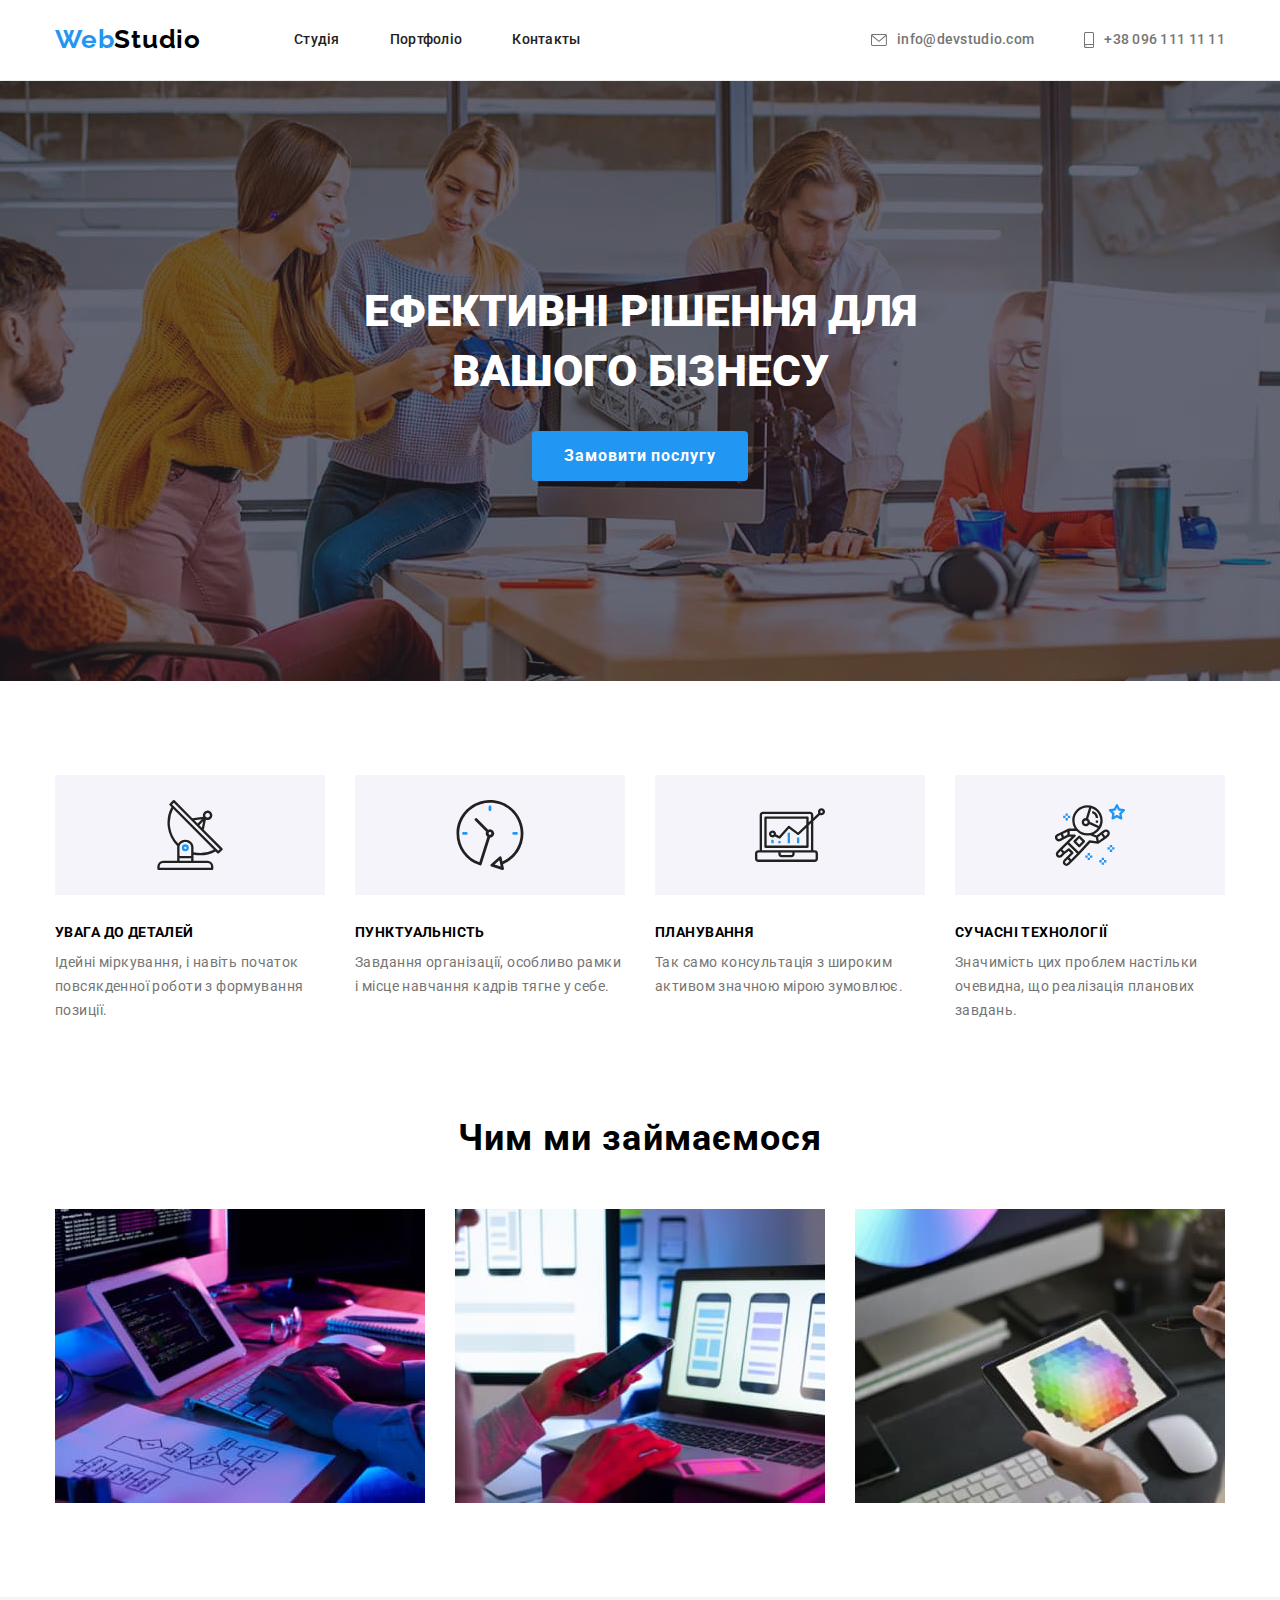
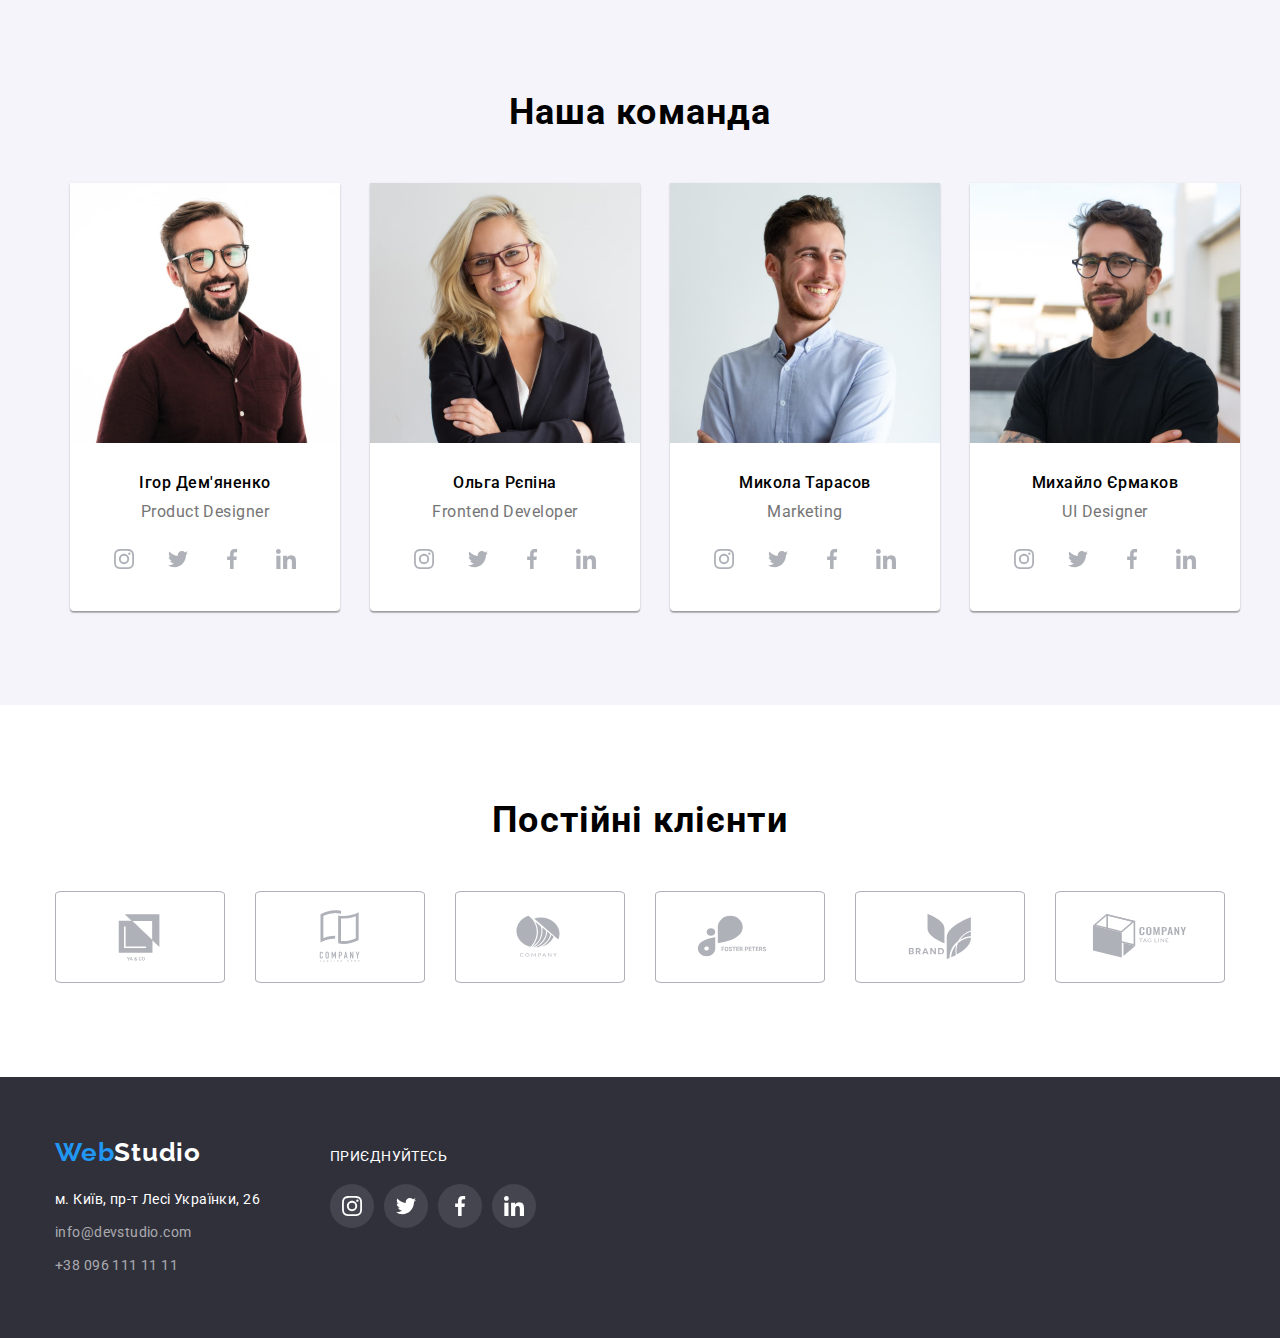
<file: index.html>
<!DOCTYPE html>
<html lang="uk">
  <head>
    <meta charset="UTF-8" />
    <meta http-equiv="X-UA-Compatible" content="IE=edge" />
    <meta name="viewport" content="width=device-width, initial-scale=1.0" />
    <title>WebStudio</title>
    <link rel="preconnect" href="https://fonts.googleapis.com" />
    <link rel="preconnect" href="https://fonts.gstatic.com" crossorigin />
    <link
      href="https://fonts.googleapis.com/css2?family=Oleo+Script&family=Raleway:wght@700&family=Roboto:wght@400;500;700;900&display=swap"
      rel="stylesheet"
    />
    <link
      rel="stylesheet"
      href="https://cdnjs.cloudflare.com/ajax/libs/modern-normalize/0.6.0/modern-normalize.min.css"
    />
    <link rel="stylesheet" href="CSS/styles.css" />
  </head>
  <body>
    <header class="web-header">
      <div class="container page-hader-cont">
        <nav class="nav-container">
          <a href="./index.html " class="logo">
            <span class="web">Web</span>Studio</a
          >

          <ul class="header-link-cont">
            <li class="header-link">
              <a href="./index.html" class="link">Студія</a>
            </li>
            <li class="header-link">
              <a href="./portfolio.html" class="link">Портфоліо</a>
            </li>
            <li class="header-link">
              <a href="" class="link">Контакты</a>
            </li>
          </ul>
        </nav>

        <ul class="contact">
          <li class="contact-link">
            <a class="contact-link-contact" href="mailtu:info@devstudio.com"
              ><svg class="icon-envelope" width="16px" height="12px">
                <use href="./images/SVG/symbol-defs.svg#icon-envelope"></use>
              </svg>
              info@devstudio.com</a
            >
          </li>
          <li class="contact-link">
            <a class="contact-link-contact" href="tel:+380961111111"
              ><svg class="icon-envelope" width="10px" height="16px">
                <use href="./images/SVG/symbol-defs.svg#icon-smartphone"></use>
              </svg>
              +38 096 111 11 11</a
            >
          </li>
        </ul>
      </div>
    </header>

    <main>
      <section class="hero">
        <div class="container">
          <h1 class="hero-h">Ефективні рішення для вашого бізнесу</h1>

          <button type="button" class="hero-order">Замовити послугу</button>
        </div>
      </section>

      <section class="feature">
        <div class="container">
          <ul class="feature-ul">
            <li class="feature-li">
              <div class="details">
                <svg height="70px" width="70px">
                  <use href="./images/SVG/symbol-defs.svg#icon-antenna1"></use>
                </svg>
              </div>

              <h2 class="feature-h">УВАГА ДО ДЕТАЛЕЙ</h2>
              <p class="feature-description">
                Ідейні міркування, і навіть початок повсякденної роботи з
                формування позиції.
              </p>
            </li>
            <li class="feature-li">
              <div class="details">
                <svg height="70px" width="70px">
                  <use href="./images/SVG/symbol-defs.svg#icon-clock1"></use>
                </svg>
              </div>

              <h2 class="feature-h">ПУНКТУАЛЬНІСТЬ</h2>
              <p class="feature-description">
                Завдання організації, особливо рамки і місце навчання кадрів
                тягне у себе.
              </p>
            </li>
            <li class="feature-li">
              <div class="details">
                <svg height="70px" width="70px">
                  <use
                    href="./images/SVG/symbol-defs.svg#icon-diagram1"
                    height="70px"
                    width="70px"
                  ></use>
                </svg>
              </div>

              <h2 class="feature-h">ПЛАНУВАННЯ</h2>
              <p class="feature-description">
                Так само консультація з широким активом значною мірою зумовлює.
              </p>
            </li>
            <li class="feature-li">
              <div class="details">
                <svg height="70px" width="70px">
                  <use href="./images/SVG/symbol-defs.svg#icon-astronaut"></use>
                </svg>
              </div>

              <h2 class="feature-h">СУЧАСНІ ТЕХНОЛОГІЇ</h2>
              <p class="feature-description">
                Значимість цих проблем настільки очевидна, що реалізація
                планових завдань.
              </p>
            </li>
          </ul>
        </div>
      </section>
      <section class="doing">
        <div class="container">
          <h2 class="about-us">Чим ми займаємося</h2>

          <ul class="about-us-poto">
            <li class="poto">
              <img src="./images/box1.jpg" alt="" width="370" height="294" />
            </li>
            <li class="poto">
              <img src="./images/box2.jpg" alt="" width="370" height="294" />
            </li>
            <li class="poto">
              <img src="./images/box3.jpg" alt="" width="370" height="294" />
            </li>
          </ul>
        </div>
      </section>
      <section class="comands">
        <div class="container">
          <h2 class="about-us">Наша команда</h2>
          <div class="container">
            <ul class="about-us-ul">
              <li class="about-us-li">
                <img
                  src="./images/IgorDemyanenco.jpg"
                  alt="Ігор Дем'яненко Фото"
                  width="270"
                />
                <h3 class="comand">Ігор Дем'яненко</h3>
                <p class="comand-p">Product Designer</p>
                <ul class="social-networks-list">
                  <li class="social-comand social">
                    <a href="" class="social-link social-link-comand">
                      <svg class="icon-networks icon-comand">
                        <use
                          href="./images/SVG/symbol-defs.svg#icon-instagram"
                        ></use>
                      </svg>
                    </a>
                  </li>
                  <li class="social-comand social">
                    <a class="social-link social-link-comand" href="">
                      <svg class="icon-networks icon-comand">
                        <use
                          href="./images/SVG/symbol-defs.svg#icon-twitter"
                        ></use>
                      </svg>
                    </a>
                  </li>
                  <li class="social-comand social">
                    <a class="social-link social-link-comand" href="">
                      <svg class="icon-networks icon-comand">
                        <use
                          href="./images/SVG/symbol-defs.svg#icon-facebook"
                        ></use>
                      </svg>
                    </a>
                  </li>
                  <li class="social-comand social">
                    <a class="social-link social-link-comand" href="">
                      <svg class="icon-networks icon-comand">
                        <use
                          href="./images/SVG/symbol-defs.svg#icon-linkedin"
                        ></use>
                      </svg>
                    </a>
                  </li>
                </ul>
              </li>
              <li class="about-us-li">
                <img
                  src="./images/OlgaRepina.jpg"
                  alt="Ольга Рєпіна Фото"
                  width="270"
                />

                <h3 class="comand">Ольга Рєпіна</h3>
                <p class="comand-p">Frontend Developer</p>
                <ul class="social-networks-list">
                  <li class="social-comand social">
                    <a href="" class="social-link social-link-comand">
                      <svg class="icon-networks icon-comand">
                        <use
                          href="./images/SVG/symbol-defs.svg#icon-instagram"
                        ></use>
                      </svg>
                    </a>
                  </li>
                  <li class="social-comand social">
                    <a class="social-link social-link-comand" href="">
                      <svg class="icon-networks icon-comand">
                        <use
                          href="./images/SVG/symbol-defs.svg#icon-twitter"
                        ></use>
                      </svg>
                    </a>
                  </li>
                  <li class="social-comand social">
                    <a class="social-link social-link-comand" href="">
                      <svg class="icon-networks icon-comand">
                        <use
                          href="./images/SVG/symbol-defs.svg#icon-facebook"
                        ></use>
                      </svg>
                    </a>
                  </li>
                  <li class="social-comand social">
                    <a class="social-link social-link-comand" href="">
                      <svg class="icon-networks icon-comand">
                        <use
                          href="./images/SVG/symbol-defs.svg#icon-linkedin"
                        ></use>
                      </svg>
                    </a>
                  </li>
                </ul>
              </li>
              <li class="about-us-li">
                <img
                  src="./images/NicolayTarasow.jpg"
                  alt="Микола Тарасов Фото"
                  width="270"
                />
                <h3 class="comand">Микола Тарасов</h3>
                <p class="comand-p">Marketing</p>
                <ul class="social-networks-list">
                  <li class="social-comand social">
                    <a href="" class="social-link social-link-comand">
                      <svg class="icon-networks icon-comand">
                        <use
                          href="./images/SVG/symbol-defs.svg#icon-instagram"
                        ></use>
                      </svg>
                    </a>
                  </li>
                  <li class="social-comand social">
                    <a class="social-link social-link-comand" href="">
                      <svg class="icon-networks icon-comand">
                        <use
                          href="./images/SVG/symbol-defs.svg#icon-twitter"
                        ></use>
                      </svg>
                    </a>
                  </li>
                  <li class="social-comand social">
                    <a class="social-link social-link-comand" href="">
                      <svg class="icon-networks icon-comand">
                        <use
                          href="./images/SVG/symbol-defs.svg#icon-facebook"
                        ></use>
                      </svg>
                    </a>
                  </li>
                  <li class="social-comand social">
                    <a class="social-link social-link-comand" href="">
                      <svg class="icon-networks icon-comand">
                        <use
                          href="./images/SVG/symbol-defs.svg#icon-linkedin"
                        ></use>
                      </svg>
                    </a>
                  </li>
                </ul>
              </li>
              <li class="about-us-li">
                <img
                  src="./images/MihailErmacow.jpg"
                  alt="Михайло Єрмаков Фото"
                  width="270"
                />
                <h3 class="comand">Михайло Єрмаков</h3>
                <p class="comand-p">UI Designer</p>
                <ul class="social-networks-list">
                  <li class="social-comand social">
                    <a href="" class="social-link social-link-comand">
                      <svg class="icon-networks icon-comand">
                        <use
                          href="./images/SVG/symbol-defs.svg#icon-instagram"
                        ></use>
                      </svg>
                    </a>
                  </li>
                  <li class="social-comand social">
                    <a class="social-link social-link-comand" href="">
                      <svg class="icon-networks icon-comand">
                        <use
                          href="./images/SVG/symbol-defs.svg#icon-twitter"
                        ></use>
                      </svg>
                    </a>
                  </li>
                  <li class="social-comand social">
                    <a class="social-link social-link-comand" href="">
                      <svg class="icon-networks icon-comand">
                        <use
                          href="./images/SVG/symbol-defs.svg#icon-facebook"
                        ></use>
                      </svg>
                    </a>
                  </li>
                  <li class="social-comand social">
                    <a class="social-link social-link-comand" href="">
                      <svg class="icon-networks icon-comand">
                        <use
                          href="./images/SVG/symbol-defs.svg#icon-linkedin"
                        ></use>
                      </svg>
                    </a>
                  </li>
                </ul>
              </li>
            </ul>
          </div>
        </div>
      </section>
      <section class="regular-customers">
        <div class="container">
          <h2 class="clients about-us">Постійні клієнти</h2>
          <ul class="client-list">
            <li class="client">
              <a href="" class="icon-klient-list">
                <svg class="icon-klient">
                  <use href="./images/SVG/symbol-defs.svg#icon-Client1"></use>
                </svg>
              </a>
            </li>

            <li class="client">
              <a href="" class="icon-klient-list">
                <svg class="icon-klient">
                  <use href="./images/SVG/symbol-defs.svg#icon-Client2"></use>
                </svg>
              </a>
            </li>
            <li class="client">
              <a href="" class="icon-klient-list">
                <svg class="icon-klient">
                  <use href="./images/SVG/symbol-defs.svg#icon-Client3"></use>
                </svg>
              </a>
            </li>
            <li class="client">
              <a href="" class="icon-klient-list">
                <svg class="icon-klient">
                  <use href="./images/SVG/symbol-defs.svg#icon-Client4"></use>
                </svg>
              </a>
            </li>
            <li class="client">
              <a href="" class="icon-klient-list">
                <svg class="icon-klient">
                  <use href="./images/SVG/symbol-defs.svg#icon-Client5"></use>
                </svg>
              </a>
            </li>
            <li class="client">
              <a href="" class="icon-klient-list">
                <svg class="icon-klient">
                  <use href="./images/SVG/symbol-defs.svg#icon-Client6"></use>
                </svg>
              </a>
            </li>
          </ul>
        </div>
      </section>
    </main>
    <footer class="footer">
      <div class="container container-footer">
        <div class="footer-cont">
          <a href="./index.html " class="logo footer-logo">
            <span class="web">Web</span><span class="studio">Studio</span></a
          >

          <address class="footer-block">
            <ul class="link-footer">
              <li>
                <a
                  href="https://goo.gl/maps/ACZNKpHMxKwvgp7U7"
                  target="_blank"
                  class="link-maps"
                  >м. Київ, пр-т Лесі Українки, 26</a
                >
              </li>
              <li>
                <a href="mailto:info@devstudio.com" class="contact-link-footer"
                  >info@devstudio.com</a
                >
              </li>
              <li>
                <a href="tel:+380961111111 " class="contact-link-footer"
                  >+38 096 111 11 11</a
                >
              </li>
            </ul>
          </address>
        </div>

        <div class="footer-soc-link">
          <p class="footer-text">приєднуйтесь</p>
          <ul class="social-networks-list">
            <li class="social">
              <a href="" class="social-link-footer">
                <svg class="icon-networks icon-footer">
                  <use href="./images/SVG/symbol-defs.svg#icon-instagram"></use>
                </svg>
              </a>
            </li>
            <li class="social">
              <a href="" class="social-link-footer">
                <svg class="icon-networks icon-footer">
                  <use href="./images/SVG/symbol-defs.svg#icon-twitter"></use>
                </svg>
              </a>
            </li>
            <li class="social">
              <a href="" class="social-link-footer">
                <svg class="icon-networks icon-footer">
                  <use href="./images/SVG/symbol-defs.svg#icon-facebook"></use>
                </svg>
              </a>
            </li>
            <li class="social">
              <a href="" class="social-link-footer">
                <svg class="icon-networks icon-footer">
                  <use href="./images/SVG/symbol-defs.svg#icon-linkedin"></use>
                </svg>
              </a>
            </li>
          </ul>
        </div>
      </div>
    </footer>
  </body>
</html>
</file>
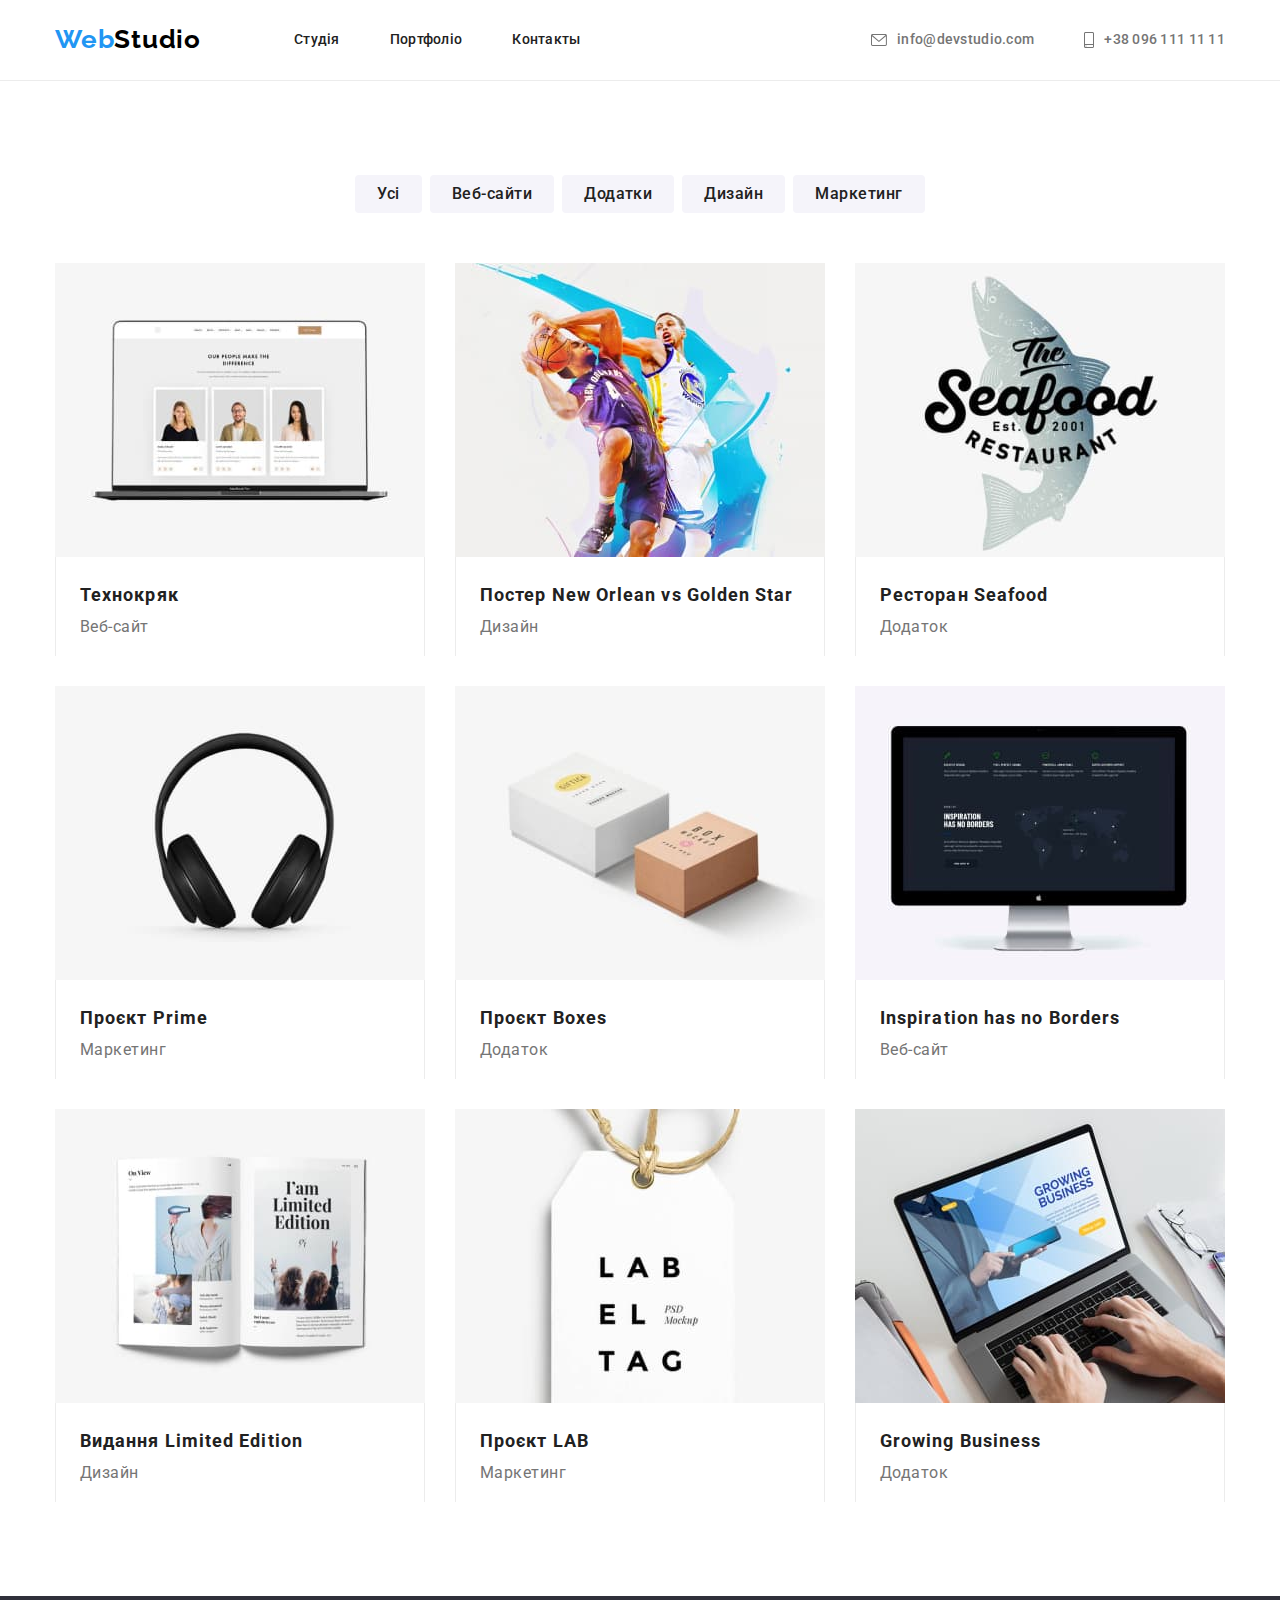
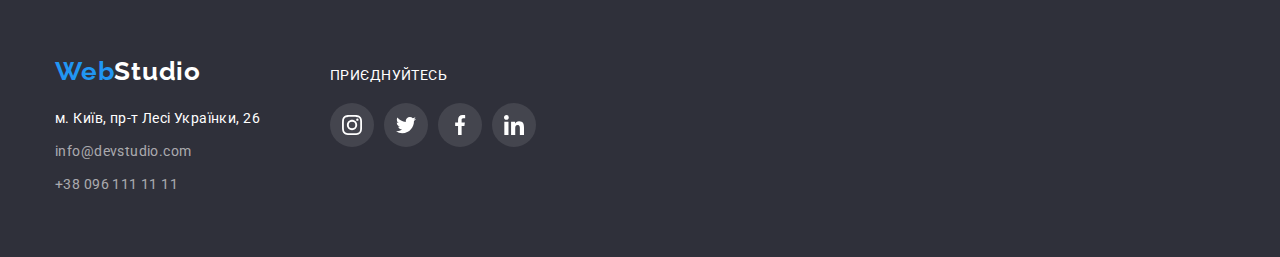
<file: portfolio.html>
<!DOCTYPE html>
<html lang="uk">
  <head>
    <meta charset="UTF-8" />
    <meta http-equiv="X-UA-Compatible" content="IE=edge" />
    <meta name="viewport" content="width=device-width, initial-scale=1.0" />
    <title>WebStudio</title>
    <link rel="preconnect" href="https://fonts.googleapis.com" />
    <link rel="preconnect" href="https://fonts.gstatic.com" crossorigin />
    <link
      href="https://fonts.googleapis.com/css2?family=Oleo+Script&family=Raleway:wght@700&family=Roboto:wght@400;500;700;900&display=swap"
      rel="stylesheet"
    />
    <link
      rel="stylesheet"
      href="https://cdnjs.cloudflare.com/ajax/libs/modern-normalize/0.6.0/modern-normalize.min.css"
    />
    <link rel="stylesheet" href="CSS/styles.css" />
  </head>
  <body>
    <header class="web-header">
      <div class="container page-hader-cont">
        <nav class="nav-container">
          <a href="./index.html " class="logo">
            <span class="web">Web</span>Studio</a
          >

          <ul class="header-link-cont">
            <li class="header-link">
              <a href="./studio.html" class="link">Студія</a>
            </li>
            <li class="header-link">
              <a href="./portfolio.html" class="link">Портфоліо</a>
            </li>
            <li class="header-link">
              <a href="" class="link">Контакты</a>
            </li>
          </ul>
        </nav>

        <ul class="contact">
          <li class="contact-link">
            <a class="contact-link-contact" href="mailtu:info@devstudio.com"
              ><svg class="icon-envelope" width="16px" height="12px">
                <use href="./images/SVG/symbol-defs.svg#icon-envelope"></use>
              </svg>
              info@devstudio.com</a
            >
          </li>
          <li class="contact-link">
            <a class="contact-link-contact" href="tel:+380961111111"
              ><svg class="icon-envelope" width="10px" height="16px">
                <use href="./images/SVG/symbol-defs.svg#icon-smartphone"></use>
              </svg>
              +38 096 111 11 11</a
            >
          </li>
        </ul>
      </div>
    </header>

    <main>
      <section class="container-home">
        <div class="container">
          <h1 class="portf-h-invis">Портфоліо</h1>

          <ul class="menu-portfolio-btn">
            <li>
              <button type="button" class="btn">Усі</button>
            </li>
            <li>
              <button type="button" class="btn">Веб-сайти</button>
            </li>
            <li>
              <button type="button" class="btn">Додатки</button>
            </li>
            <li>
              <button type="button" class="btn">Дизайн</button>
            </li>
            <li>
              <button type="button" class="btn">Маркетинг</button>
            </li>
          </ul>
          <ul class="projects">
            <li class="projects-item">
              <a href="" class="projects-li"
                ><img src="./images/project1.jpg" alt="Технокряк" width="370" />
                <div class="person">
                  <h2 class="projects-h">Технокряк</h2>
                  <p class="projects-p">Веб-сайт</p>
                </div>
              </a>
            </li>
            <li class="projects-item">
              <a href="" class="projects-li"
                ><img
                  src="./images/project2.jpg"
                  alt="Постер New Orlean vs Golden Star"
                  width="370"
                />
                <div class="person">
                  <h2 class="projects-h">Постер New Orlean vs Golden Star</h2>
                  <p class="projects-p">Дизайн</p>
                </div>
              </a>
            </li>
            <li class="projects-item">
              <a href="" class="projects-li"
                ><img
                  src="./images/project3.jpg"
                  alt="Ресторан Seafood"
                  width="370"
                />
                <div class="person">
                  <h2 class="projects-h">Ресторан Seafood</h2>
                  <p class="projects-p">Додаток</p>
                </div></a
              >
            </li>
            <li class="projects-item">
              <a href="" class="projects-li">
                <img
                  src="./images/project4.jpg"
                  alt="Проєкт Prime"
                  width="370"
                />
                <div class="person">
                  <h2 class="projects-h">Проєкт Prime</h2>
                  <p class="projects-p">Маркетинг</p>
                </div></a
              >
            </li>
            <li class="projects-item">
              <a href="" class="projects-li">
                <img
                  src="./images/project5.jpg"
                  alt="Проєкт Boxes"
                  width="370"
                />
                <div class="person">
                  <h2 class="projects-h">Проєкт Boxes</h2>
                  <p class="projects-p">Додаток</p>
                </div></a
              >
            </li>
            <li class="projects-item">
              <a href="" class="projects-li">
                <img
                  src="./images/project6.jpg"
                  alt="Inspiration has no Borders"
                  width="370"
                />
                <div class="person">
                  <h2 class="projects-h">Inspiration has no Borders</h2>
                  <p class="projects-p">Веб-сайт</p>
                </div></a
              >
            </li>
            <li class="projects-item">
              <a href="" class="projects-li"
                ><img
                  src="./images/project7.jpg"
                  alt="Видання Limited Edition"
                  width="370"
                />
                <div class="person">
                  <h2 class="projects-h">Видання Limited Edition</h2>
                  <p class="projects-p">Дизайн</p>
                </div></a
              >
            </li>
            <li class="projects-item">
              <a href="" class="projects-li">
                <img src="./images/project8.jpg" alt="Проєкт LAB" width="370" />
                <div class="person">
                  <h2 class="projects-h">Проєкт LAB</h2>
                  <p class="projects-p">Маркетинг</p>
                </div></a
              >
            </li>
            <li class="projects-item">
              <a href="" class="projects-li">
                <img
                  src="./images/project9.jpg"
                  alt="Growing Business"
                  width="370"
                />
                <div class="person">
                  <h2 class="projects-h">Growing Business</h2>
                  <p class="projects-p">Додаток</p>
                </div></a
              >
            </li>
          </ul>
        </div>
      </section>
    </main>
    <footer class="footer">
      <div class="container container-footer">
        <div class="footer-cont">
          <a href="./index.html " class="logo footer-logo">
            <span class="web">Web</span><span class="studio">Studio</span></a
          >

          <address class="footer-block">
            <ul class="link-footer">
              <li>
                <a
                  href="https://goo.gl/maps/ACZNKpHMxKwvgp7U7"
                  target="_blank"
                  class="link-maps"
                  >м. Київ, пр-т Лесі Українки, 26</a
                >
              </li>
              <li>
                <a href="mailto:info@devstudio.com" class="contact-link-footer"
                  >info@devstudio.com</a
                >
              </li>
              <li>
                <a href="tel:+380961111111 " class="contact-link-footer"
                  >+38 096 111 11 11</a
                >
              </li>
            </ul>
          </address>
        </div>

        <div class="footer-soc-link">
          <p class="footer-text">приєднуйтесь</p>
          <ul class="social-networks-list">
            <li class="social">
              <a href="" class="social-link-footer">
                <svg class="icon-networks icon-footer">
                  <use href="./images/SVG/symbol-defs.svg#icon-instagram"></use>
                </svg>
              </a>
            </li>
            <li class="social">
              <a href="" class="social-link-footer">
                <svg class="icon-networks icon-footer">
                  <use href="./images/SVG/symbol-defs.svg#icon-twitter"></use>
                </svg>
              </a>
            </li>
            <li class="social">
              <a href="" class="social-link-footer">
                <svg class="icon-networks icon-footer">
                  <use href="./images/SVG/symbol-defs.svg#icon-facebook"></use>
                </svg>
              </a>
            </li>
            <li class="social">
              <a href="" class="social-link-footer">
                <svg class="icon-networks icon-footer">
                  <use href="./images/SVG/symbol-defs.svg#icon-linkedin"></use>
                </svg>
              </a>
            </li>
          </ul>
        </div>
      </div>
    </footer>
  </body>
</html>
</file>
<file: CSS/styles.css>
:root {
  --color-web-blue: #2196f3;
  --color-text-main: #212121;
  --color-text-secondary: #757575;
  --color-fone: #f5f5f5;
}
h1,
h2,
h3,
h4,
p {
  margin-top: 0;
  margin-bottom: 0;
}
ol,
ul {
  margin-top: 0;
  margin-bottom: 0;
  padding-left: 0;
}

.web-header {
  border-bottom: 1px solid #ececec;
}
.container {
  width: 1200px;

  margin-left: auto;
  margin-right: auto;
  padding-left: 15px;
  padding-right: 15px;
}

/* header style */

.nav-container {
  display: flex;
}

.page-hader-cont {
  align-items: center;

  display: flex;
}

.contact {
  display: flex;
  margin-left: auto;
}

.header-link-cont {
  display: flex;
}
.header-link-cont :not(:last-child) {
  margin-right: 50px;
}
.contact :not(:last-child) {
  margin-right: 50px;
}
.web {
  font-family: "Raleway";
  font-style: normal;
  font-weight: 700;
  font-size: 26px;
  line-height: 1.19;

  letter-spacing: 0.03em;

  color: #2196f3;
}
address {
  font-family: Roboto;
  font-style: normal;
}
ul {
  list-style: none;
}
a {
  text-decoration: none;
}

img {
  display: block;
  max-width: 100%;
  height: auto;
}
body {
  font-family: roboto, sans-serif;
}
.footer {
  background-color: #2f303a;
  padding-top: 60px;
  padding-bottom: 60px;
}

.logo {
  padding-top: 24px;
  padding-bottom: 25px;
  margin-right: 93px;
  font-family: "Raleway";
  font-style: normal;
  font-weight: 700;
  font-size: 26px;
  line-height: 1.19;

  letter-spacing: 0.03em;

  color: #000000;
}

.contact-link-contact {
  display: flex;
  align-items: center;

  padding-top: 32px;
  padding-bottom: 32px;
  gap: 10px;
  justify-content: flex-end;
  color: var(--color-text-secondary);
  fill: currentColor;
  font-weight: 500;
  font-size: 14px;
  line-height: 1.14;
  letter-spacing: 0.02em;
}

.container.page-hader-cont {
  margin-bottom: 0px;
  justify-content: center;
}
.link-maps:hover,
.logo:focus,
.link:hover,
.link:focus,
.contact-link-contact:hover,
.contact-link-contact:focus,
.contact-link-footer:hover,
.contact-link-footer:focus,
.menu-portfolio-btn:hover,
.menu-portfolio-btn:focus {
  color: var(--color-web-blue);
}
.btn:hover,
.btn:focus {
  box-shadow: 0px 4px 4px 0px rgba(0, 0, 0, 0.25);

  background-color: var(--color-web-blue);
  color: #ffffff;
}

.menu-portfolio-btn {
  margin-bottom: 50px;
  display: flex;
  justify-content: center;

  gap: 8px;
  color: var(--color-text-main);
}

.btn {
  font-family: Roboto;
  font-weight: 500;
  font-size: 16px;
  line-height: 1.63;
  text-align: center;
  letter-spacing: 0.03em;
  border-radius: 4px;
  padding-left: 22px;
  padding-right: 22px;
  padding-top: 6px;
  padding-bottom: 6px;
  border: 0px;
  background-color: #f5f4fa;

  color: #212121;
  cursor: pointer;
}
.contact-link-footer {
  color: rgba(255, 255, 255, 0.6);
}
.contact-link,
.link {
  color: var(--color-text-main);
}
.envelope::before {
  content: "";
  width: 16px;
  height: 12px;
}
.link {
  font-weight: 500;
  font-size: 14px;
  line-height: 1.14;
  letter-spacing: 0.02em;
}
.hero {
  background-color: #2f303a;
  background-image: linear-gradient(
      rgba(47, 48, 58, 0.4),
      rgba(47, 48, 58, 0.4)
    ),
    url(../images/hero.jpg);

  background-size: cover;
  background-position: center;
  background-repeat: no-repeat;

  max-width: 1600px;
  height: 600px;
  margin-left: auto;
  margin-right: auto;

  padding-top: 200px;
  padding-bottom: 200px;
}
.hero-h {
  text-transform: uppercase;
  width: 696px;
  height: 120px;
  margin-left: auto;
  margin-right: auto;
  margin-bottom: 30px;
  font-size: 16px;
  height: 1.88;
}

.hero h1 {
  color: #ffffff;
  text-align: center;
  font-size: 44px;
  font-weight: 900;
  font-size: 44px;
  line-height: 1.37;
}

.hero-order {
  font-size: 16px;
  font-weight: 700;
  line-height: 1.88;

  cursor: pointer;
  border-radius: 4px;

  align-items: flex-start;
  display: block;
  margin-left: auto;
  margin-right: auto;

  background-color: var(--color-web-blue);

  color: #ffffff;

  text-align: center;
  padding: 10px 32px;

  border: 0;
  letter-spacing: 0.06em;
}
.feature {
  padding-top: 94px;
  padding-bottom: 94px;
}
.feature-li {
  width: 270px;
}

/* .feature-li::before {
  margin-bottom: 30px;
  display: block;
  width: 270px;
  height: 120px;
  content: "";
  background-repeat: no-repeat;
  background-position: center;
  background-color: #f5f4fa;

  background-size: contain;
} */
/* .feature-li:nth-child(1)::before {
  background-image: url(../images/SVG/Group1.svg);
}
.feature-li:nth-child(2)::before {
  background-image: url(../images/SVG/Group2.svg);
}
.feature-li:nth-child(3)::before {
  background-image: url(../images/SVG/Group3.svg);
}
.feature-li:nth-child(4)::before {
  background-image: url(../images/SVG/Group4.svg);
} */
.details {
  display: flex;
  background-color: rgba(245, 244, 250, 1);

  height: 120px;
  align-items: center;
  justify-content: center;
  margin-bottom: 30px;
}

.feature-ul {
  display: flex;
  gap: 30px;
}

.feature-h {
  margin-bottom: 10px;
  font-weight: 700;
  font-size: 14px;
  line-height: 1.14;
  letter-spacing: 0.03em;
}
.feature-description {
  display: flex;
  color: var(--color-text-secondary);
  font-weight: 400;
  font-size: 14px;
  line-height: 1.71;
  letter-spacing: 0.03em;
}
.doing {
  padding-bottom: 94px;
}
.client {
  width: 170px;
  height: 92px;
}
.clients {
  padding-bottom: 50px;
  text-align: center;
}
.client-list {
  box-sizing: border-box;
  display: flex;
  gap: 30px;
}

.icon-klient:hover,
.icon-klient:focus {
  fill: #2196f3;
}
.icon-klient-list:hover,
.icon-klient-list:focus {
  color: var(--color-web-blue);

  border-color: var(--color-web-blue);
}
.icon-klient-list {
  color: #afb1b8;
  display: flex;
  justify-content: center;
  align-items: center;
  width: 100%;
  height: 100%;
  border: 1px solid #afb1b8;
  border-radius: 4%;
}
.icon-klient {
  fill: currentColor;
  width: 106px;
  height: 60px;
}
.about-us-poto {
  display: flex;
  gap: 30px;
}

.about-us {
  padding-bottom: 0px;
  font-weight: 700;
  font-size: 36px;
  line-height: 1.17;
  text-align: center;
  letter-spacing: 0.03em;
  margin-bottom: 50px;
}
.about-us-ul {
  display: flex;

  gap: 30px;
}
.about-us-li {
  box-shadow: 0px 1px 3px rgba(0, 0, 0, 0.12), 0px 1px 1px rgba(0, 0, 0, 0.14),
    0px 2px 1px rgba(0, 0, 0, 0.2);
  border-top-left-radius: 4%;

  border-radius: 0px 0px 4px 4px;
  background-color: #ffffff;
}

.link {
  display: inline-block;
  color: var(--color-text-main);
  padding-top: 32px;
  padding-bottom: 32px;
}
.comands {
  background-color: #f5f4fa;
  padding-top: 94px;
  padding-bottom: 94px;
}
.comand {
  padding-top: 30px;
  margin-bottom: 10px;
  font-weight: 500;
  font-size: 16px;
  line-height: 1.19;

  text-align: center;
  letter-spacing: 0.03em;
}
.comand-p {
  margin-bottom: 16px;
  color: var(--color-text-secondary);
  font-weight: 400;
  font-size: 16px;
  line-height: 1.19;

  text-align: center;
  letter-spacing: 0.03em;
}
.icon-comand {
  fill: currentColor;
}
.icon-networks {
  width: 20px;
  height: 20px;
}

.icon-footer {
  fill: #ffffff;
}
.social {
  align-items: baseline;
  display: inline-block;
  border: rgba(255, 255, 255, 1);

  text-align: center;

  width: 44px;
  height: 44px;
  border-radius: 50%;
}

.social-networks-list {
  padding-bottom: 30px;
  justify-content: center;
  display: flex;

  gap: 10px;
}
.social-networks {
  text-align: center;

  display: flex;
  width: 44px;
  height: 44px;
  gap: 10px;
  border-radius: 50%;
}
.portfolio {
  padding-top: 94px;
  padding-bottom: 94px;
}
.container-home {
  padding-top: 94px;
  padding-bottom: 94px;
}
.portf-h-invis {
  position: absolute;
  width: 1px;
  height: 1px;
  margin: -1px;
  border: 0;
  padding: 0;
  white-space: nowrap;
  clip-path: inset(100%);
  clip: rect(0 0 0 0);
  overflow: hidden;
}
.portf-h-invis {
  text-align: center;
}

.projects-h {
  margin-bottom: 4px;
  color: var(--color-text-main);
  font-weight: 700;
  font-size: 18px;
  line-height: 2;
  letter-spacing: 0.06em;
}
.projects-p {
  color: var(--color-text-secondary);

  font-weight: 400;
  font-size: 16px;
  line-height: 1.19;

  letter-spacing: 0.03em;
}

.link-footer :not(:last-child) {
  margin-bottom: 9px;
}
.link-maps {
  color: white;
  font-weight: 400;
  font-size: 14px;
  line-height: 1.71;

  letter-spacing: 0.03em;
}

.contact-link-footer {
  font-weight: 400;
  font-size: 14px;
  line-height: 1.7;
  letter-spacing: 0.03em;
}
.studio {
  color: #ffffff;
}

.projects {
  display: flex;
  flex-wrap: wrap;
  gap: 30px;
}
.projects-li:hover,
.projects-li:focus {
  box-shadow: 0px 4px 4px 0px rgba(0, 0, 0, 0.25);
}
.projects-li {
  display: block;
  box-sizing: border-box;
  background: #ffffff;
}
.projects-item:hover,
.projects-item:focus {
  box-shadow: 0px 4px 4px 0px rgba(0, 0, 0, 0.25);
}
.projects-item {
  width: 370px;
}
.footer-logo {
  padding: 0;
  display: inline-block;
  margin-bottom: 20px;
  margin-right: 0px;
}
.person {
  padding: 20px 24px;
  border-left: 1px solid #ececec;
  border-right: 1px solid #ececec;
}
.footer-block {
  display: flex;
}
.footer-soc-link {
  border: 0px;
  width: 206px;
  height: 80px;
  display: flex;
  flex-direction: column;
  align-items: center;
  justify-content: center;

  margin-left: 70px;
}
.social-link-footer {
  height: 44px;
  width: 44px;
  align-items: center;
  justify-content: center;
  display: flex;
  color: #757575;
  column-gap: 10px;
  background-color: rgba(255, 255, 255, 0.1);
  border-radius: 50%;
}

.social-link-comand {
  align-items: center;
  justify-content: center;

  display: flex;
  color: #afb1b8;
  column-gap: 10px;
  background-color: rgba(255, 255, 255, 0.1);
  border-radius: 50%;
}
.social-link-comand:hover,
.social-link-comand:focus {
  fill: #ffffff;
}
.social-link-comand:hover {
  background-color: var(--color-web-blue);
  color: #ffffff;
}
.icon-comand:hover {
  fill: currentColor;
}
.social-link:hover,
.social-link:focus {
  background-color: var(--color-web-blue);
}

.social-link-footer:hover {
  background-color: var(--color-web-blue);
}
.social-link {
  width: 44px;
  height: 44px;
  border-radius: 50%;
}

.container-footer {
  align-items: baseline;
  display: flex;
}
.footer-text {
  text-transform: uppercase;
  letter-spacing: 0.03em;
  font-weight: 700px;
  margin-bottom: 20px;
  margin-right: auto;
  font-size: 14px;
  height: 1.14;
  color: #ffffff;
}
.regular-customers {
  padding-top: 94px;
  padding-bottom: 94px;
}
</file>
